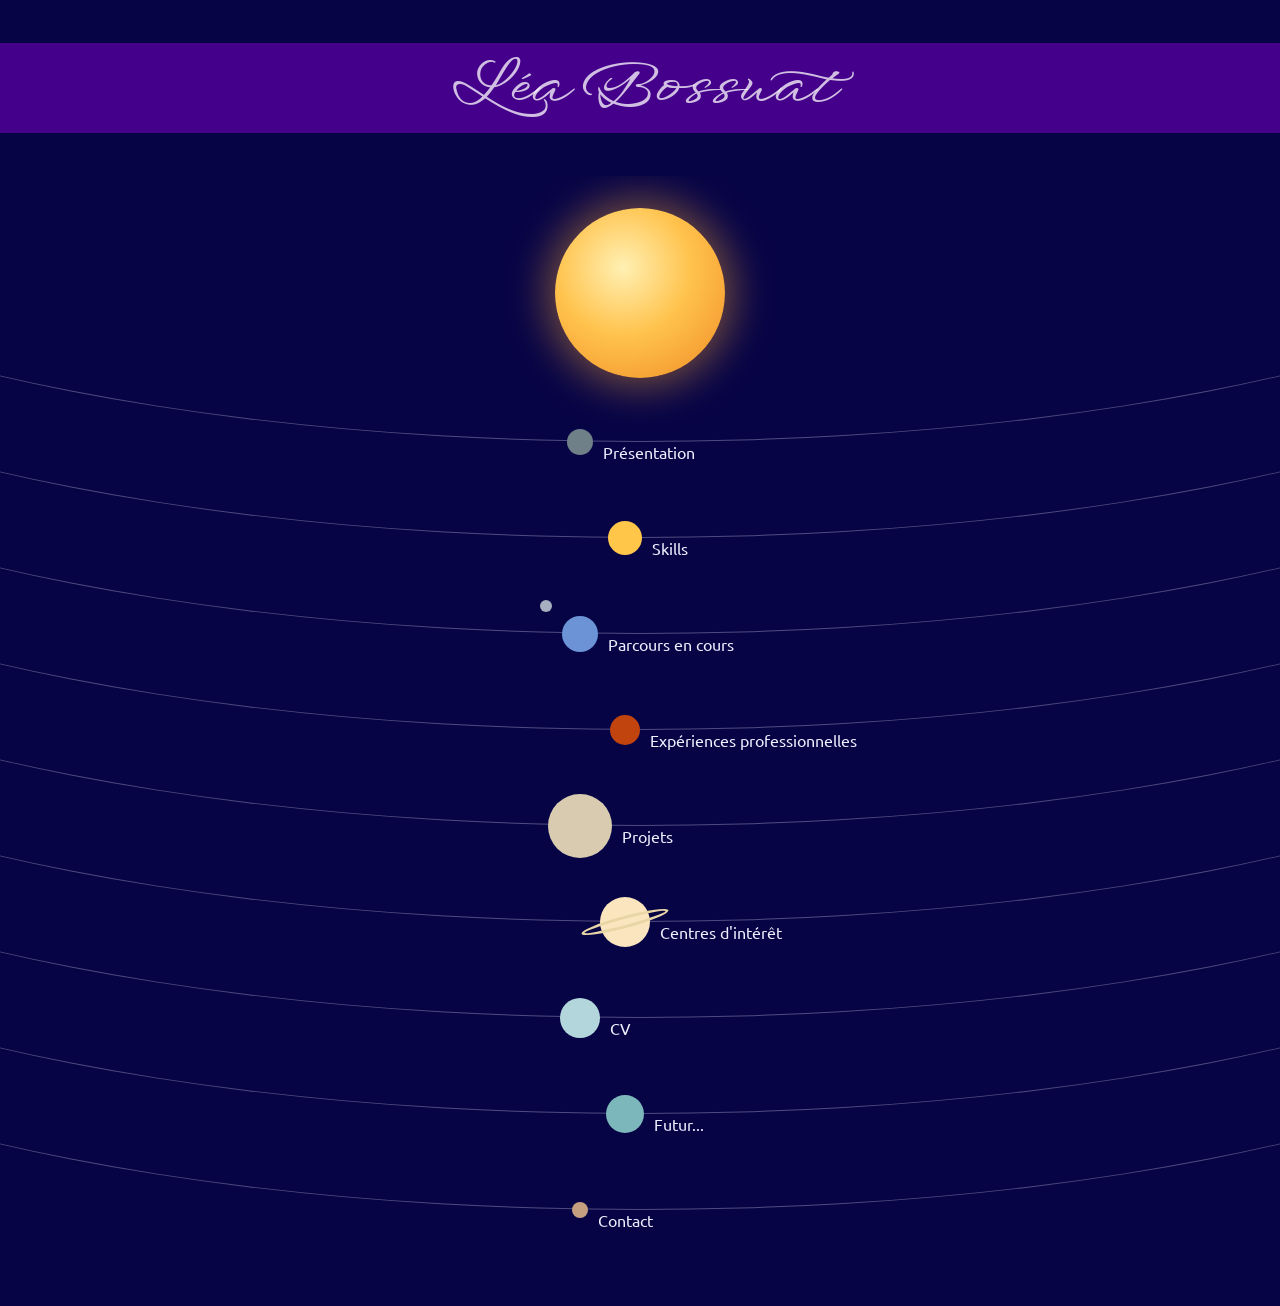
<file: index.html>
<!DOCTYPE html>
<html lang="fr">


    <head>
        <meta charset="UTF-8">
        <title>Bossuat Léa - Portfolio</title>
        <meta name="viewport" content="width=device-width, initial-scale=1.0">
        <script src="https://cdnjs.cloudflare.com/ajax/libs/materialize/1.0.0/js/materialize.min.js"></script>

        <!-- Font titre -->
        <link rel="preconnect" href="https://fonts.googleapis.com">
        <link rel="preconnect" href="https://fonts.gstatic.com" crossorigin>
        <link href="https://fonts.googleapis.com/css2?family=WindSong:wght@500&display=swap" rel="stylesheet">

        <!-- Font texte -->
        <link rel="preconnect" href="https://fonts.googleapis.com">
        <link rel="preconnect" href="https://fonts.gstatic.com" crossorigin>
        <link href="https://fonts.googleapis.com/css2?family=Playfair+Display:wght@900&family=Ubuntu:ital,wght@0,300;0,400;0,500;0,700;1,300;1,400;1,500;1,700&display=swap" rel="stylesheet">

        <link rel="stylesheet" href="home-page.css">
    </head>

    <body class="infinite-blue">

        <!-- Titre de haut de page -->
        <header class="cosmic-purple">
            <h1 class="white">Léa Bossuat</h1>
        </header>

        <!-- Système solaire -->
        <main class="systeme">

            <!-- Soleil -->
            <a class="soleil" id="soleil"></a>

            <!-- Planètes début -->
            <ol class="orbites">
            <li class="orbite" id="o-presentation">
                    <a href="#presentation" class="planete mercure">
                        <span class="etiquette">Présentation</span>
                    </a>
                </li>

                <li class="orbite" id="o-skills">
                    <a href="#skills" class="planete venus">
                        <span class="etiquette">Skills</span>
                    </a>
                </li>

                <!-- Terre & Lune -->
                <li class="orbite" id="o-parcours">
                    <a href="#parcours-en-cours" class="planete terre">
                        <span class="etiquette">Parcours en cours</span>
                    </a>
                    <a href="#debut-parcours" class="lune" aria-label="Début de parcours"></a>
                </li>

                <!-- Planètes suite -->
                <li class="orbite" id="o-experience">
                    <a href="#experience" class="planete mars">
                        <span class="etiquette">Expériences professionnelles</span>
                    </a>
                </li>

                <li class="orbite" id="o-projets">
                    <a href="#projets" class="planete jupiter">
                        <span class="etiquette">Projets</span>
                    </a>
                </li>

                <li class="orbite" id="o-interets">
                    <a href="#interets" class="planete saturne">
                        <span class="etiquette">Centres d'intérêt</span>
                    </a>
                </li>

                <li class="orbite" id="o-cv">
                    <a href="#cv" class="planete uranus">
                        <span class="etiquette">CV</span>
                    </a>
                </li>

                <li class="orbite" id="o-futur">
                    <a href="#futur" class="planete neptune">
                        <span class="etiquette">Futur...</span>
                    </a>
                </li>

                 <li class="orbite" id="o-contact">
                    <a href="#contact" class="planete pluton">
                        <span class="etiquette">Contact</span>
                    </a>
                 </li>

            </ol>
        </main>

    <!-- FICHES PLANÈTES -->

        <!-- Présentation -->
        <section class="fiche" id="presentation" aria-labelledby="t-presentation">
            <a href="#o-presentation" class="grande-planete mercure" aria-label="Revenir au système solaire"></a>
            <div class="volet">
                <p class="astuce">Touche la planète pour revenir</p>
                <h2 id="t-presentation">Présentation</h2>
                <p class="center"> Hello ! Je m'appelle Léa Bossuat, j'ai 19 ans et je vous souhaite la bienvenue sur mon 1er portfolio !</p>
                <p class="center">
                    J'ai étudié dans le sud de la France jusqu'à mon baccalauréat avant de déménager à Versailles pour continuer mes études. Je pars en parfumerie, car depuis petite, les jardins, les fleurs et les odeurs m'attirent beaucoup. Après 2 années et l'obtention de mon diplôme, je décide de retourner dans le sud, d'abord pour retrouver mes proches, mais aussi pour me réorienter. 
                    C'est quelques mois avant ce déménagement que je découvre EPITECH et que je me décide à tenter l'expérience, motivée par ma passion d'enfant, les jeux vidéo.<br>     
                </p>
                <p class="center"> 
                    Comme vous avez pu le voir en arrivant, mon portfolio est sur le thème de notre système solaire, vous allez pouvoir voyager entre les planètes pour me découvrir, moi et mon parcours, petit à petit.<br>
                    Sur ce, je vous souhaite bon voyage ! 
                </p>
                <nav class="fiche-nav">
                    <a href="#skills" class="nav-suiv">
                        <span class="mini venus"></span>Skills
                    </a>
                </nav>
            </div>
        </section>

        <!-- Skills -->
        <section class="fiche" id="skills" aria-labelledby="t-skills">
            <a href="#o-skills" class="grande-planete venus" aria-label="Revenir au système solaire"></a>
            <div class="volet">
                <p class="astuce">Touche la planète pour revenir</p>
                <h2 id="t-skills">Skills</h2>
                <p><h3>Langues</h3></p>
                <ul class="competences">
                    <li>
                        <span class="competence-nom">Français </span>
                        <span class="barre niveau-100" role="meter" aria-valuenow="100" aria-valuemin="0" aria-valuemax="100" aria-label="Français"></span>
                    <li>
                        <span class="competence-nom">Anglais</span>
                        <span class="barre niveau-80" role="meter" aria-valuenow="80" aria-valuemin="0" aria-valuemax="100" aria-label="Anglais"></span>
                    </li>
                </ul>

                <p><h3>Langages</h3></p>
                <ul class="competences">
                    <li>
                        <span class="competence-nom">Python</span>
                        <span class="barre niveau-60" role="meter" aria-valuenow="60" aria-valuemin="0" aria-valuemax="100" aria-label="Python"></span>
                    <li>
                        <span class="competence-nom">HTML</span>
                        <span class="barre niveau-50" role="meter" aria-valuenow="50" aria-valuemin="0" aria-valuemax="100" aria-label="HTML"></span>
                    </li>
                    <li>
                        <span class="competence-nom">CSS </span>
                        <span class="barre niveau-45" role="meter" aria-valuenow="45" aria-valuemin="0" aria-valuemax="100" aria-label="CSS"></span>
                    </li>
                    <li>
                        <span class="competence-nom">JavaScript</span>
                        <span class="barre niveau-20" role="meter" aria-valuenow="20" aria-valuemin="0" aria-valuemax="100" aria-label="JavaScript"></span>
                    </li>
                </ul>

                <p><h3>Soft skills</h3></p>
                <ul>
                    <li>Travail d'équipe</li>
                    <li>Autonomie</li>
                    <li>Communication</li>
                    <li>Adaptabilité</li>
                    <li>Esprit critique</li>
                </ul>

                <nav class="fiche-nav">
                    <a href="#presentation" class="nav-prec">
                        <span class="mini mercure"></span>Présentation
                    </a>
                    <a href="#parcours-en-cours" class="nav-suiv">
                        <span class="mini terre"></span>Parcours en cours
                    </a>
                </nav>
            </div>
        </section>

        <!-- Parcours en cours -->
        <section class="fiche" id="parcours-en-cours" aria-labelledby="t-parcours-en-cours">
            <a href="#o-parcours" class="grande-planete terre" aria-label="Revenir au système solaire"></a>
            <div class="volet">
                <p class="astuce">Touche la planète pour revenir</p>
                <h2 id="t-parcours-en-cours">Parcours en cours</h2>

                <p>
                    <article class="item">
                        <div class="item-gauche">
                            <h3>EPITECH</h3>
                            <p>
                                Montpellier<br>
                                2026-2029
                            </p>
                        </div>
                        <div class="item-droite">
                            <h3>Architecte des systèmes d’information - Master of Science</h3>
                            <p>
                                2026 - Début en 3ème année en Pré-MSc <br>
                                Apprentissage de langages (Python, HTML, CSS, ...) <br>
                                Projet de groupe <br>
                                Développement Web <br>
                                Développement jeu vidéo 2D <br>
                            </p>
                        </div>
                    </article>
                </p>
                
                <nav class="fiche-nav">
                    <a href="#skills" class="nav-prec">
                        <span class="mini venus"></span>Skills
                    </a>
                    
                    <!-- Ligne pour la lune au milieu -->
                    <a href="#debut-parcours" class="nav-centre">
                        <span class="mini lune-couleur"></span>Début de parcours
                    </a>
                    
                    <a href="#experience" class="nav-suiv">
                        <span class="mini mars"></span>Expériences professionnelles
                    </a>
                </nav>
            </div>
        </section>
        
        <!-- Début de parcours -->
         <section class="fiche" id="debut-parcours" aria-labelledby="t-debut-parcours">
            <a href="#o-parcours" class="grande-planete lune-couleur" aria-label="Revenir au système solaire"></a>
            <div class="volet">
                <p class="astuce">Touche la Lune pour revenir</p>
                <h2 id="t-debut-parcours">Début de parcours</h2>

                <p>
                    <article class="item">
                        <div class="item-gauche">
                            <h3>ISIPCA</h3>
                            <p>Versailles<br>
                                2024-2026</p>
                            </div>
                            <div class="item-droite">
                                <h3>Formation TSL (Technicien spécialisé des laboratoires)</h3>
                                <p>
                                    Formation professionnalisante BAC+2, en parfumerie, cosmétique et arômes.<br>
                                    Alternance, travail en laboratoire, analyse de matières premières.
                                </p>
                            </div>
                        </article>

                        <article class="item">
                            <div class="item-gauche">
                                <h3>Lycée de l'Empéri</h3>
                                <p>Salon-de-Provence<br>
                                    2023-2024</p>
                            </div>
                            <div class="item-droite">
                                <h3>Baccalauréat</h3>
                                <p>Obtention du baccalauréat à dominante scientifique (Mathématiques, Physique-chimie, SVT – abandonnées en 1re) avec mention</p>
                            </div>
                        </article>
                </p>

                <nav class="fiche-nav">
                    <a href="#parcours-en-cours" class="nav-centre">
                        <span class="mini terre"></span>Parcours en cours
                    </a>
                </nav>
            </div>
        </section>

        <!-- Expériences professionnelles -->
        <section class="fiche" id="experience" aria-labelledby="t-experience">
            <a href="#o-experience" class="grande-planete mars" aria-label="Revenir au système solaire"></a>
            <div class="volet">
                <p class="astuce">Touche la planète pour revenir</p>
                <h2 id="t-experience">Expériences professionnelles</h2>
                <p>
                    <article class="item">
                        <div class="item-gauche">
                            <h3>Alternance <br> ISIPCA</h3>
                            <p>
                                2024-2026
                            </p>
                        </div>
                        <div class="item-droite">
                            <h3>IFF - International Flavors & Fragrances</h3>
                            <p>
                                Entreprise mondiale où j'ai pu découvrir toute la chaîne de création d'un parfum.
                                J'ai pu également tester différents postes dans mon service : <br>
                                la pesée, <br>
                                le planning (gestion et distribution des demandes), <br>
                                le stockage (gestion de matières premières : commande, rangement, péremption, pollution)<br>
                                <br>
                                J'ai pu acquérir de nombreuses compétences comme l'organisation ou même la gestion du temps avec des délais à respecter.
                            </p>
                        </div>
                    </article>
                </p>
                <nav class="fiche-nav">
                    <a href="#parcours-en-cours" class="nav-prec">
                        <span class="mini terre"></span>Parcours en cours
                    </a>
                    <a href="#projets" class="nav-suiv">
                        <span class="mini jupiter"></span>Projets
                    </a>
                </nav>
            </div>
        </section>

        <!-- Projets -->
        <section class="fiche" id="projets" aria-labelledby="t-projets">
            <a href="#o-projets" class="grande-planete jupiter" aria-label="Revenir au système solaire"></a>
            <div class="volet">
                <p class="astuce">Touche la planète pour revenir</p>
                <h2 id="t-projets">Projets</h2>
                <p>
                    <article class="item">
                        <div class="item-gauche">
                            <h3>1er Projet</h3>
                            <p>Projet type Jobboard<br>
                                Septembre 2026</p>
                        </div>
                        <div class="item-droite">
                            <h3>JobLeaf</h3>
                            <p> 
                                <ul>
                                    <li>HTML, Tailwind (CSS), JavaScript - Frontend</li>
                                    <li>PHP, postSQL, NGINX - Backend</li>
                                    <li>Python - Scripts de test et seed</li>
                                    <li>Docker</li>
                                </ul>
                                <p>Projet mené à deux où je me suis surtout occupée de la partie Frontend.</p>
                            </p>
                        </div>
                    </article>

                    <article class="item">
                        <div class="item-gauche">
                            <h3>2nd Projet</h3>
                            <p>Projet type jeu vidéo 2D<br>
                                Novembre 2026</p>
                        </div>
                        <div class="item-droite">
                            <h3>Epic-Tech</h3>
                            <p> 
                                <ul>
                                    <li>Java</li>
                                </ul>
                                <p>Projet mené à quatre. -En cours-</p>
                            </p>
                        </div>
                    </article>
                </p>
                <nav class="fiche-nav">
                    <a href="#experience" class="nav-prec">
                        <span class="mini mars"></span>Expériences professionnelles
                    </a>
                    <a href="#interets" class="nav-suiv">
                        <span class="mini saturne"></span>Centres d'intérêt
                    </a>
                </nav>
            </div>
        </section>

         <!-- Centres d'intérêt -->
        <section class="fiche" id="interets" aria-labelledby="t-interets">
            <a href="#o-interets" class="grande-planete saturne" aria-label="Revenir au système solaire"></a>
            <div class="volet">
                <p class="astuce">Touche la planète pour revenir</p>
                <h2 id="t-interets">Centres d'intérêt</h2>
                <div class="cartes">

                    <article class="carte">
                        <input type="checkbox" id="c-jeux" class="case">
                        <label for="c-jeux" class="carte-label">
                            <h3>Jeux vidéo</h3>
                            <span class="ouvrir">En savoir plus</span>
                            <span class="fermer">Fermer</span>
                        </label>
                        <div class="carte-panneau">
                            <p>
                                Une de mes plus grandes passions depuis petite. Je jouais mais je regardais aussi beaucoup de vidéos.
                                C'est cette passion qui m'a poussée à m'intéresser à ce qu'il y avait derrière.
                            </p>
                        </div>
                    </article>
                    
                    <article class="carte">
                        <input type="checkbox" id="c-photo" class="case">
                        <label for="c-photo" class="carte-label">
                            <h3>Photographie</h3>
                            <span class="ouvrir">En savoir plus</span>
                            <span class="fermer">Fermer</span>
                        </label>
                        <div class="carte-panneau">
                            <p>
                                Je pense que cette passion est venue du fait d'avoir eu très tôt accès aux téléphones de mes parents lors des voyages.
                                J'adorais prendre en photo la moindre chose que j'estimais intéressante. J'ai toujours cette même mentalité, mais j'aime 
                                particulièrement prendre le ciel et les fleurs en photo. 
                            </p>
                        </div>
                    </article>

                    <article class="carte">
                        <input type="checkbox" id="c-voyage" class="case">
                        <label for="c-voyage" class="carte-label">
                            <h3>Voyage</h3>
                            <span class="ouvrir">En savoir plus</span>
                            <span class="fermer">Fermer</span>
                        </label>
                        <div class="carte-panneau">
                            <p>
                                Cette passion elle aussi vient de ma mère et notamment de mes grands-parents maternels. Ils ont toujours adoré
                                voyager. Ils m'ont emmenée avec eux, surtout en France, et mes parents m'ont permis de visiter beaucoup de pays
                                tout autour du globe. J'aime beaucoup découvrir de nouvelles cultures, de nouveaux endroits et encore plus avec des 
                                personnes que j'apprécie.
                            </p>
                        </div>
                    </article>

                    <article class="carte">
                        <input type="checkbox" id="c-parfum" class="case">
                        <label for="c-parfum" class="carte-label">
                            <h3>Parfum</h3>
                            <span class="ouvrir">En savoir plus</span>
                            <span class="fermer">Fermer</span>
                        </label>
                        <div class="carte-panneau">
                            <p>
                                Depuis petite également, cette passion me vient de ma mère qui adorait visiter les jardins botaniques.
                                J'ai donc toujours aimé sentir, découvrir et analyser les différentes senteurs, avant de découvrir que
                                l'on pouvait les associer afin de créer des parfums.
                            </p>
                        </div>
                    </article>

                    <article class="carte">
                        <input type="checkbox" id="c-sport" class="case">
                        <label for="c-sport" class="carte-label">
                            <h3>Sport</h3>
                            <span class="ouvrir">En savoir plus</span>
                            <span class="fermer">Fermer</span>
                        </label>
                        <div class="carte-panneau">
                            <p>
                                Le sport est arrivé très tôt dans ma vie aussi, cette fois plutôt grâce à mon père. Je suis un peu touche-à-tout dans
                                ce domaine. J'ai fait beaucoup de sports différents, qui se pratiquent seul comme en équipe. Je compte parmi mes préférés 
                                le handball que j'ai pratiqué pendant 3 ans et le badminton que j'ai pratiqué pendant 4 ans.
                            </p>
                        </div>
                    </article>

                    <article class="carte">
                        <input type="checkbox" id="c-astro" class="case">
                        <label for="c-astro" class="carte-label">
                            <h3>Astronomie</h3>
                            <span class="ouvrir">En savoir plus</span>
                            <span class="fermer">Fermer</span>
                        </label>
                        <div class="carte-panneau">
                            <p>
                                Celui-ci est venu plus tard, lors d'un voyage en Norvège. À ce moment, j'aimais déjà observer le ciel nocturne, mais
                                c'est vraiment lors d'un soir où l'on a pu observer les aurores boréales que je me suis prise de passion pour la nuit 
                                et l'espace.
                            </p>
                        </div>
                    </article>

                </div>

                <nav class="fiche-nav">
                    <a href="#projets" class="nav-prec">
                        <span class="mini jupiter"></span>Projets
                    </a>
                    <a href="#cv" class="nav-suiv">
                        <span class="mini uranus"></span>CV
                    </a>
                </nav>
            </div>
        </section>

        <!-- CV -->
        <section class="fiche" id="cv" aria-labelledby="t-cv">
            <a href="#o-cv" class="grande-planete uranus" aria-label="Revenir au système solaire"></a>
            <div class="volet">
                <p class="astuce">Touche la planète pour revenir</p>
                <h2 id="t-cv">CV</h2>
                <p class="center">
                    Mon CV, à télécharger en pdf ci-dessous : <br>
                    <br>
                    <a href="CV_Epitech.pdf" download>Télécharger mon CV</a>
                </p>
                <nav class="fiche-nav">
                    <a href="#interets" class="nav-prec">
                        <span class="mini saturne"></span>Centres d'intérêt
                    </a>
                    <a href="#futur" class="nav-suiv">
                        <span class="mini neptune"></span>Futur
                    </a>
                </nav>
            </div>
        </section>

        <!-- Futur -->
        <section class="fiche" id="futur" aria-labelledby="t-futur">
            <a href="#o-futur" class="grande-planete neptune" aria-label="Revenir au système solaire"></a>
            <div class="volet">
                <p class="astuce">Touche la planète pour revenir</p>
                <h2 id="t-futur">Futur</h2>
                <p class="center">
                    Au terme de cette formation, je n'ai pas encore d'idée fixe de ce que j'aimerais faire. <br>
                    Avant de prendre une décision, je veux avoir conscience de mes capacités pour savoir ce que je peux, 
                    et ne peux pas faire. Tout comme ce que je veux et ne veux pas faire. <br>
                    Ensuite, je verrai pour soit continuer à me former si j'estime que mes capacités ne sont pas suffisantes, soit à 
                    trouver un poste dans lequel je pourrais exploiter les capacités que j'ai acquises.<br>
                </p>
                <nav class="fiche-nav">
                    <a href="#cv" class="nav-prec">
                        <span class="mini uranus"></span>CV
                    </a>
                    <a href="#contact" class="nav-suiv">
                        <span class="mini pluton"></span>Contact
                    </a>
                </nav>
            </div>
        </section>

        <!-- Contact -->
        <section class="fiche" id="contact" aria-labelledby="t-contact">
            <a href="#o-contact" class="grande-planete pluton" aria-label="Revenir au système solaire"></a>
            <div class="volet">
                <p class="astuce">Touche la planète pour revenir</p>
                <h2 id="t-contact">Contact</h2>

                <p class="lien">
                    <a href="https://github.com/Asleya" target="_blank" rel="noopener"> GitHub </a>   -   
                    <a href="https://www.linkedin.com/in/léa-bossuat-60a675300/" target="_blank" rel="noopener"> LinkedIn </a>
                </p>

                <form class="formulaire" action="https://formspree.io/f/mdekllyo" method="post">
                    <label for="nom">Nom</label>
                    <input type="text" id="nom" name="nom" required>

                    <label for="prenom">Prénom</label>
                    <input type="text" id="prenom" name="prenom" required>

                    <label for="email">Email</label>
                    <input type="email" id="email" name="email" required>

                    <label for="message">Message</label>
                    <textarea id="message" name="message" rows="5"></textarea>
 
                    <button type="submit">Envoyer</button>
                </form>
                <nav class="fiche-nav">
                    <a href="#futur" class="nav-prec">
                        <span class="mini neptune"></span>Futur
                    </a>
                </nav>
            </div>
        </section>

    </body>
</html>
</file>
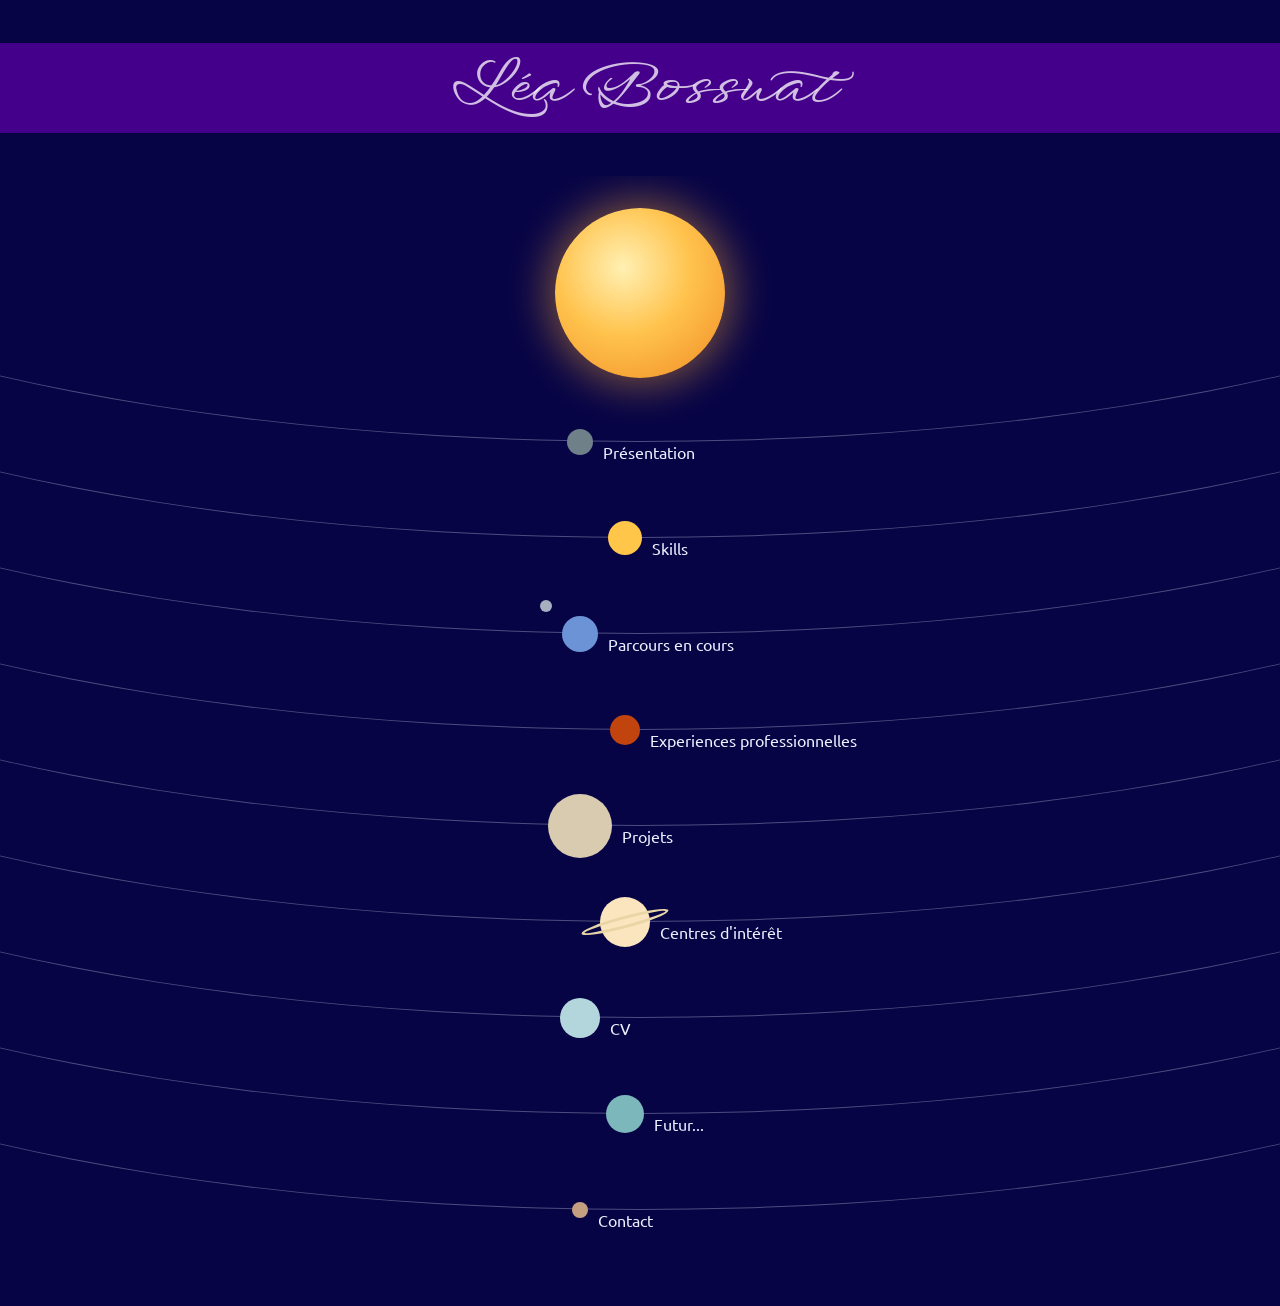
<file: home-page.html>
<!DOCTYPE html>
<html lang="fr">


    <head>
        <meta charset="UTF-8">
        <title>Bossuat Léa - Portfolio</title>
        <meta name="viewport" content="width=device-width, initial-scale=1.0">
        <script src="https://cdnjs.cloudflare.com/ajax/libs/materialize/1.0.0/js/materialize.min.js"></script>

        <!-- Font titre -->
        <link rel="preconnect" href="https://fonts.googleapis.com">
        <link rel="preconnect" href="https://fonts.gstatic.com" crossorigin>
        <link href="https://fonts.googleapis.com/css2?family=WindSong:wght@500&display=swap" rel="stylesheet">

        <!-- Font texte -->
        <link rel="preconnect" href="https://fonts.googleapis.com">
        <link rel="preconnect" href="https://fonts.gstatic.com" crossorigin>
        <link href="https://fonts.googleapis.com/css2?family=Playfair+Display:wght@900&family=Ubuntu:ital,wght@0,300;0,400;0,500;0,700;1,300;1,400;1,500;1,700&display=swap" rel="stylesheet">

        <link rel="stylesheet" href="home-page.css">
    </head>

    <body class="infinite-blue">

        <!-- Titre de haut de page -->
        <header class="cosmic-purple">
            <h1 class="white">Léa Bossuat</h1>
        </header>

        <!-- Système solaire -->
        <main class="systeme">

            <!-- Soleil -->
            <a class="soleil" id="soleil"></a>

            <!-- Planètes début -->
            <ol class="orbites">
            <li class="orbite" id="o-presentation">
                    <a href="#presentation" class="planete mercure">
                        <span class="etiquette">Présentation</span>
                    </a>
                </li>

                <li class="orbite" id="o-skills">
                    <a href="#skills" class="planete venus">
                        <span class="etiquette">Skills</span>
                    </a>
                </li>

                <!-- Terre & Lune -->
                <li class="orbite" id="o-parcours">
                    <a href="#parcours-en-cours" class="planete terre">
                        <span class="etiquette">Parcours en cours</span>
                    </a>
                    <a href="#debut-parcours" class="lune" aria-label="Début de parcours"></a>
                </li>

                <!-- Planètes suite -->
                <li class="orbite" id="o-experience">
                    <a href="#experience" class="planete mars">
                        <span class="etiquette">Experiences professionnelles</span>
                    </a>
                </li>

                <li class="orbite" id="o-projets">
                    <a href="#projets" class="planete jupiter">
                        <span class="etiquette">Projets</span>
                    </a>
                </li>

                <li class="orbite" id="o-interets">
                    <a href="#interets" class="planete saturne">
                        <span class="etiquette">Centres d'intérêt</span>
                    </a>
                </li>

                <li class="orbite" id="o-cv">
                    <a href="#cv" class="planete uranus">
                        <span class="etiquette">CV</span>
                    </a>
                </li>

                <li class="orbite" id="o-futur">
                    <a href="#futur" class="planete neptune">
                        <span class="etiquette">Futur...</span>
                    </a>
                </li>

                 <li class="orbite" id="o-contact">
                    <a href="#contact" class="planete pluton">
                        <span class="etiquette">Contact</span>
                    </a>
                 </li>

            </ol>
        </main>

    <!-- FICHES PLANETES -->

        <!-- Présentation -->
        <section class="fiche" id="presentation" aria-labelledby="t-presentation">
            <a href="#o-presentation" class="grande-planete mercure" aria-label="Revenir au système solaire"></a>
            <div class="volet">
                <p class="astuce">Touche la planète pour revenir</p>
                <h2 id="t-presentation">Présentation</h2>
                <p class="center"> Hello ! Je m'appelle Léa Bossuat, j'ai 19 ans et je vous souhaite la bienvenue sur mon 1er portfolio !</p>
                <p class="center">
                    J'ai étudié dans le sud de la France jusqu'à mon baccalauréat avant de déménager à Versailles pour continuer mes études. Je pars en parfumerie, car depuis petite, les jardins, les fleurs et les odeurs m'attirent beaucoup. Après 2 années et l'obtention de mon diplôme, je décide de retourner dans le sud d'abord pour retrouver mes proches mais aussi pour me réorienter. 
                    C'est quelque mois avant ce déménagement que je découvre EPITECH et que je me décide à tenter l'experience, motivé par ma passion d'enfant, les jeux vidéo.<br>     
                </p>
                <p class="center"> 
                    Comme vous avez pu le voir en arrivant, mon portfolio est sur le thème de notre système solaire, vous allez pouvoir voyager entre les planètes pour me découvrir moi et mon parcours petit à petit.<br>
                    Sur ce, je vous souhaite bon voyage ! 
                </p>
                <nav class="fiche-nav">
                    <a href="#skills" class="nav-suiv">
                        <span class="mini venus"></span>Skills
                    </a>
                </nav>
            </div>
        </section>

        <!-- Skills -->
        <section class="fiche" id="skills" aria-labelledby="t-skills">
            <a href="#o-skills" class="grande-planete venus" aria-label="Revenir au système solaire"></a>
            <div class="volet">
                <p class="astuce">Touche la planète pour revenir</p>
                <h2 id="t-skills">Skills</h2>
                <p><h3>Langues</h3></p>
                <ul class="competences">
                    <li>
                        <span class="competence-nom">Francais </span>Native 
                    <li>
                        <span class="competence-nom">Anglais</span>
                        <span class="barre niveau-80" role="meter" aria-valuenow="80" aria-valuemin="0" aria-valuemax="100" aria-label="Anglais"></span>
                    </li>
                </ul>

                <p><h3>Langages</h3></p>
                <ul class="competences">
                    <li>
                        <span class="competence-nom">Python</span>
                        <span class="barre niveau-60" role="meter" aria-valuenow="60" aria-valuemin="0" aria-valuemax="100" aria-label="Python"></span>
                    <li>
                        <span class="competence-nom">HTML</span>
                        <span class="barre niveau-50" role="meter" aria-valuenow="50" aria-valuemin="0" aria-valuemax="100" aria-label="HTML"></span>
                    </li>
                    <li>
                        <span class="competence-nom">CSS </span>
                        <span class="barre niveau-45" role="meter" aria-valuenow="45" aria-valuemin="0" aria-valuemax="100" aria-label="CSS"></span>
                    </li>
                    <li>
                        <span class="competence-nom">JavaScript</span>
                        <span class="barre niveau-20" role="meter" aria-valuenow="20" aria-valuemin="0" aria-valuemax="100" aria-label="JavaScript"></span>
                    </li>
                </ul>

                <p><h3>Soft skills</h3></p>
                <ul>
                    <li>Travail d'équipe</li>
                    <li>Autonomie</li>
                    <li>Communication</li>
                    <li>Adaptabilité</li>
                    <li>Esprit critique</li>
                </ul>

                <nav class="fiche-nav">
                    <a href="#presentation" class="nav-prec">
                        <span class="mini mercure"></span>Présentation
                    </a>
                    <a href="#parcours-en-cours" class="nav-suiv">
                        <span class="mini terre"></span>Parcours en cours
                    </a>
                </nav>
            </div>
        </section>

        <!-- Parcours en cours -->
        <section class="fiche" id="parcours-en-cours" aria-labelledby="t-parcours-en-cours">
            <a href="#o-parcours" class="grande-planete terre" aria-label="Revenir au système solaire"></a>
            <div class="volet">
                <p class="astuce">Touche la planète pour revenir</p>
                <h2 id="t-parcours-en-cours">Parcours en cours</h2>

                <p>
                    <article class="item">
                        <div class="item-gauche">
                            <h3>EPITECH</h3>
                            <p>
                                Montpellier<br>
                                2026-2029
                            </p>
                        </div>
                        <div class="item-droite">
                            <h3>Architecte des systèmes d’information - Master of Science</h3>
                            <p>
                                2026 - Début en 3ème année en Pré-MSc <br>
                                Apprentissage de langages (Python, HTML, CSS, ...) <br>
                                Projet de groupe <br>
                                Développement Web <br>
                                Développement jeu vidéo 2D <br>
                            </p>
                        </div>
                    </article>
                </p>
                
                <nav class="fiche-nav">
                    <a href="#skills" class="nav-prec">
                        <span class="mini venus"></span>Skills
                    </a>
                    
                    <!-- Ligne pour la lune au milieu -->
                    <a href="#debut-parcours" class="nav-centre">
                        <span class="mini lune-couleur"></span>Début de parcours
                    </a>
                    
                    <a href="#experience" class="nav-suiv">
                        <span class="mini mars"></span>Experiences professionnelles
                    </a>
                </nav>
            </div>
        </section>
        
        <!-- Debut de parcours -->
         <section class="fiche" id="debut-parcours" aria-labelledby="t-debut-parcours">
            <a href="#o-parcours" class="grande-planete lune-couleur" aria-label="Revenir au système solaire"></a>
            <div class="volet">
                <p class="astuce">Touche la Lune pour revenir</p>
                <h2 id="t-debut-parcours">Début de parcours</h2>

                <p>
                    <article class="item">
                        <div class="item-gauche">
                            <h3>ISIPCA</h3>
                            <p>Versailles<br>
                                2024-2026</p>
                            </div>
                            <div class="item-droite">
                                <h3>Formation TSL (Technicien spécialisé des laboratoires)</h3>
                                <p>
                                    Formation professionnalisante BAC+2, en parfumerie, cosmétique et arôme.<br>
                                    Alternance, travail en laboratoire, analyse de matières premières.
                                </p>
                            </div>
                        </article>

                        <article class="item">
                            <div class="item-gauche">
                                <h3>Lycée l'Empéri</h3>
                                <p>Salon de Provence<br>
                                    2023-2024</p>
                            </div>
                            <div class="item-droite">
                                <h3>Baccalauréat</h3>
                                <p>Obtention du baccalauréat a dominante scientifique (Mathématiques, Physique-chimie, SVT -abandonnée en 1ère-) avec mention</p>
                            </div>
                        </article>
                </p>

                <nav class="fiche-nav">
                    <a href="#parcours-en-cours" class="nav-centre">
                        <span class="mini terre"></span>Parcours en cours
                    </a>
                </nav>
            </div>
        </section>

        <!-- Experience professionnelles -->
        <section class="fiche" id="experience" aria-labelledby="t-experience">
            <a href="#o-experience" class="grande-planete mars" aria-label="Revenir au système solaire"></a>
            <div class="volet">
                <p class="astuce">Touche la planète pour revenir</p>
                <h2 id="t-experience">Experiences professionnelles</h2>
                <p>
                    <article class="item">
                        <div class="item-gauche">
                            <h3>Alternance <br> ISIPCA</h3>
                            <p>
                                2024-2026
                            </p>
                        </div>
                        <div class="item-droite">
                            <h3>IFF - International Flavors & Fragrances</h3>
                            <p>
                                Entreprise mondiale, où j'ai pu découvrir toute la chaine de création d'un parfum.
                                J'ai pu également tester différents poste dans mon service : <br>
                                la pesée, <br>
                                le planning (gestion et distribution des demandes), <br>
                                le stockage (gestion de matières premières : commande, rangement, peremption, pollution)<br>
                                <br>
                                J'ai pu acquérir de nombreuses compétences comme l'organisation ou même la gestion du temps avec des délais à respecter.
                            </p>
                        </div>
                    </article>
                </p>
                <nav class="fiche-nav">
                    <a href="#parcours-en-cours" class="nav-prec">
                        <span class="mini terre"></span>Parcours en cours
                    </a>
                    <a href="#projets" class="nav-suiv">
                        <span class="mini jupiter"></span>Projets
                    </a>
                </nav>
            </div>
        </section>

        <!-- Projets -->
        <section class="fiche" id="projets" aria-labelledby="t-projets">
            <a href="#o-projets" class="grande-planete jupiter" aria-label="Revenir au système solaire"></a>
            <div class="volet">
                <p class="astuce">Touche la planète pour revenir</p>
                <h2 id="t-projets">Projets</h2>
                <p>
                    <article class="item">
                        <div class="item-gauche">
                            <h3>1er Projet</h3>
                            <p>Projet type Jobboard<br>
                                Septembre 2026</p>
                        </div>
                        <div class="item-droite">
                            <h3>JobLeaf</h3>
                            <p> 
                                <ul>
                                    <li>HTML, Tailwind (CSS), Javascript - Frontend</li>
                                    <li>PHP, postSQL, NGINX - Backend</li>
                                    <li>Python - Scripts de test et seed</li>
                                    <li>Docker</li>
                                </ul>
                                <p>Projet mené à deux où je me suis surtout occupée de la partie Frontend.</p>
                            </p>
                        </div>
                    </article>

                    <article class="item">
                        <div class="item-gauche">
                            <h3>2nd Projet</h3>
                            <p>Projet type jeu vidéo 2D<br>
                                Novembre 2026</p>
                        </div>
                        <div class="item-droite">
                            <h3>Epic-Tech</h3>
                            <p> 
                                <ul>
                                    <li>Java</li>
                                </ul>
                                <p>Projet mené à quatre. -En cours-</p>
                            </p>
                        </div>
                    </article>
                </p>
                <nav class="fiche-nav">
                    <a href="#experience" class="nav-prec">
                        <span class="mini mars"></span>Experiences professionnelles
                    </a>
                    <a href="#interets" class="nav-suiv">
                        <span class="mini saturne"></span>Centre d'intérêts
                    </a>
                </nav>
            </div>
        </section>

         <!-- Centre d'intérêts -->
        <section class="fiche" id="interets" aria-labelledby="t-interets">
            <a href="#o-interets" class="grande-planete saturne" aria-label="Revenir au système solaire"></a>
            <div class="volet">
                <p class="astuce">Touche la planète pour revenir</p>
                <h2 id="t-interets">Centre d'intérêt</h2>
                <div class="cartes">

                    <article class="carte">
                        <input type="checkbox" id="c-jeux" class="case">
                        <label for="c-jeux" class="carte-label">
                            <h3>Jeux vidéo</h3>
                            <span class="ouvrir">En savoir plus</span>
                            <span class="fermer">Fermer</span>
                        </label>
                        <div class="carte-panneau">
                            <p>
                                Une de mes plus grandes passions depuis petite. Je jouais mais je regardais aussi beaucoup de vidéo.
                                C'est cette passion qui m'a poussé à m'intéresser à ce qu'il y avait derrière.
                            </p>
                        </div>
                    </article>
                    
                    <article class="carte">
                        <input type="checkbox" id="c-photo" class="case">
                        <label for="c-photo" class="carte-label">
                            <h3>Photographie</h3>
                            <span class="ouvrir">En savoir plus</span>
                            <span class="fermer">Fermer</span>
                        </label>
                        <div class="carte-panneau">
                            <p>
                                Je pense que cette passion est venu du fait d'avoir eu très tôt accès aux téléphones de mes parents lors des voyages.
                                J'adorais prendre en photo la moindre chose que j'estimais intéressante. J'ai toujours cette même mentalité, mais j'aime 
                                particulièrement prendre le ciel et les fleurs en photo. 
                            </p>
                        </div>
                    </article>

                    <article class="carte">
                        <input type="checkbox" id="c-voyage" class="case">
                        <label for="c-voyage" class="carte-label">
                            <h3>Voyage</h3>
                            <span class="ouvrir">En savoir plus</span>
                            <span class="fermer">Fermer</span>
                        </label>
                        <div class="carte-panneau">
                            <p>
                                Cette passion elle aussi vient de ma mère et notamment de mes grand-parents maternel. Ils ont toujours adoré
                                voyager. Ils m'ont emmené avec eux, surtout en France, et mes parents m'ont permis de visiter beaucoup de pays
                                tout autour du globe. J'aime beaucoup découvrir de nouvelles cultures, de nouveaux endroits et encore plus avec des 
                                personnes que j'apprécie.
                            </p>
                        </div>
                    </article>

                    <article class="carte">
                        <input type="checkbox" id="c-parfum" class="case">
                        <label for="c-parfum" class="carte-label">
                            <h3>Parfum</h3>
                            <span class="ouvrir">En savoir plus</span>
                            <span class="fermer">Fermer</span>
                        </label>
                        <div class="carte-panneau">
                            <p>
                                Depuis petite également, cette passion me viens de ma mère qui adorait visiter les jardins botaniques.
                                J'ai donc toujours aimé sentir, découvrir et analyser les différentes senteur, avant de découvrir que
                                l'on pouvait les associer afin de créer des parfums.
                            </p>
                        </div>
                    </article>

                    <article class="carte">
                        <input type="checkbox" id="c-sport" class="case">
                        <label for="c-sport" class="carte-label">
                            <h3>Sport</h3>
                            <span class="ouvrir">En savoir plus</span>
                            <span class="fermer">Fermer</span>
                        </label>
                        <div class="carte-panneau">
                            <p>
                                Le sport est arrivé très tôt dans ma vie aussi, cette fois plutôt grâce à mon père. Je suis un peu touche à tout dans
                                ce domaine. J'ai fait beaucoup de sport différent qui se pratique seul comme en équipe. Je compte parmi mes préférés 
                                le handball que j'ai pratiqué pendant 3 ans et le badminton que j'ai pratiqué pendant 4 ans.
                            </p>
                        </div>
                    </article>

                    <article class="carte">
                        <input type="checkbox" id="c-astro" class="case">
                        <label for="c-astro" class="carte-label">
                            <h3>Astronomie</h3>
                            <span class="ouvrir">En savoir plus</span>
                            <span class="fermer">Fermer</span>
                        </label>
                        <div class="carte-panneau">
                            <p>
                                Celui-ci est venu plus tard, lors d'un voyage en norvège. A ce moment j'aimais déjà observer le ciel nocturne, mais
                                c'est vraiment lors d'un soir où l'on a pu observer les aurores boréales que je me suis pris de passion pour la nuit 
                                et l'espace.
                            </p>
                        </div>
                    </article>

                </div>

                <nav class="fiche-nav">
                    <a href="#projets" class="nav-prec">
                        <span class="mini jupiter"></span>Projets
                    </a>
                    <a href="#cv" class="nav-suiv">
                        <span class="mini uranus"></span>CV
                    </a>
                </nav>
            </div>
        </section>

        <!-- CV -->
        <section class="fiche" id="cv" aria-labelledby="t-cv">
            <a href="#o-cv" class="grande-planete uranus" aria-label="Revenir au système solaire"></a>
            <div class="volet">
                <p class="astuce">Touche la planète pour revenir</p>
                <h2 id="t-cv">CV</h2>
                <p class="center">
                    Mon CV, à télécharger en pdf ci dessous : <br>
                    <br>
                    <a href="CV_Epitech.pdf" download>Télécharger mon CV</a>
                </p>
                <nav class="fiche-nav">
                    <a href="#interets" class="nav-prec">
                        <span class="mini saturne"></span>Centre d'intérêt
                    </a>
                    <a href="#futur" class="nav-suiv">
                        <span class="mini neptune"></span>Futur
                    </a>
                </nav>
            </div>
        </section>

        <!-- Futur -->
        <section class="fiche" id="futur" aria-labelledby="t-futur">
            <a href="#o-futur" class="grande-planete neptune" aria-label="Revenir au système solaire"></a>
            <div class="volet">
                <p class="astuce">Touche la planète pour revenir</p>
                <h2 id="t-futur">Futur</h2>
                <p class="center">
                    Au terme de cette formation je n'ai pas encore d'idée fixe de ce que j'aimerais faire. <br>
                    Avant de prendre une décision, je veux avoir conscience de mes capacités pour savoir ce que je peux, 
                    et ne peux pas faire. Tout comme ce que je veux et ne veux pas faire. <br>
                    Ensuite, je verrai pour soit continuer à me former si j'estime que mes capacités ne sont pas suffisantes, soit à 
                    trouver un poste dans lequel je pourrais exploiter les capacités que j'ai acquises.<br>
                </p>
                <nav class="fiche-nav">
                    <a href="#cv" class="nav-prec">
                        <span class="mini uranus"></span>CV
                    </a>
                    <a href="#contact" class="nav-suiv">
                        <span class="mini pluton"></span>Contact
                    </a>
                </nav>
            </div>
        </section>

        <!-- Contact -->
        <section class="fiche" id="contact" aria-labelledby="t-contact">
            <a href="#o-contact" class="grande-planete pluton" aria-label="Revenir au système solaire"></a>
            <div class="volet">
                <p class="astuce">Touche la planète pour revenir</p>
                <h2 id="t-contact">Contact</h2>

                <p class="lien">
                    <a href="https://github.com/Asleya" target="_blank" rel="noopener"> GitHub </a>   -   
                    <a href="https://www.linkedin.com/in/léa-bossuat-60a675300/" target="_blank" re="noopener"> Linkedin </a>
                </p>

                <form class="formulaire" action="https://formspree.io/f/mdekllyo" method="post">
                    <label for="nom">Nom</label>
                    <input type="text" id="nom" name="nom" required>

                    <label for="prenom">Prénom</label>
                    <input type="text" id="prenom" name="prenom" required>

                    <label for="email">Email</label>
                    <input type="email" id="email" name="email" required>

                    <label for="message">Message</label>
                    <textarea id="message" name="message" rows="5"></textarea>
 
                    <button type="submit">Submit</button>
                </form>
                <nav class="fiche-nav">
                    <a href="#futur" class="nav-prec">
                        <span class="mini neptune"></span>Futur
                    </a>
                </nav>
            </div>
        </section>

    </body>
</html>
</file>
<file: home-page.css>
.infinite-blue { background-color: #070446; } /* Background principal*/
.cosmic-purple { background-color: #44008b; } /* Background titre*/
.white { color: rgba(255, 255, 255, 0.75)} /* Texte h1*/

a {color: inherit; text-decoration: none; }

/*Font et détail titre*/
h1 { 
    font-family: "WindSong", cursive;
    font-size: 4rem;
    font-weight: 500;
    font-style: normal;
    text-align:center;
}

p, ul, li {
    font-family: "Ubuntu", cursive;
}

.birthstone-regular {
  font-family: "Birthstone", cursive;
  font-weight: 400;
  font-style: normal;
}

/* Couleurs et photo astres */ 

.mercure {
    --taille: 26px;
    --couleur: #708089;
}

.venus {
    --taille: 34px;
    --couleur: #FFC649;
}

.terre {
    --taille: 36px;
    --couleur: #6b93d6;
}

.lune {
    --taille: 12px;
    --couleur: #A7B0C0;
}

.mars {
    --taille: 30px;
    --couleur: #C1440E; 
}

.jupiter {
    --taille: 64px;
    --couleur: #d8cbb0;
}

.saturne {
    --taille: 50px;
    --couleur: #FAE5BF; 
}

.uranus {
    --taille: 40px;
    --couleur: #B2D6DB;
}

.neptune {
    --taille: 38px;
    --couleur: #7CB7BB; 
}

.pluton {
    --taille: 16px;
    --couleur: #C5A080; 
}

.soleil-couleur { --couleur: #ffb938; }
.lune-couleur { --couleur: #A7B0C0; }

/* Base */

*,
*::before,
*::after {
    box-sizing: border-box;
}

body {
    margin : 0;
    font-family: "Birthstone", cursive;
    color: #eef0ff;

    /* Fond nuit + étoile */

    background: 
        radial-gradient(1px 1px at 12% 18%, #fff 50%, transparent 50%), /*étoile*/
        radial-gradient(2px 2px at 42% 31%, #fff 50%, transparent 50%), /*étoile*/
        radial-gradient(2px 3px at 68% 9%, #fff 50%, transparent 50%), /*étoile*/
        radial-gradient(4px 5px at 85% 62%, #fff 50%, transparent 50%), /*étoile*/
        radial-gradient(1px 2px at 33% 77%, #fff 50%, transparent 50%), /*étoile*/
        radial-gradient(3px 3px at 52% 40%, #fff 50%, transparent 50%), /*étoile*/
        radial-gradient(3px 3px at 72% 80%, #fff 50%, transparent 50%), /*étoile*/
        radial-gradient(ellipse at 20% 30%, #1F1F45 70%); /*background*/
        background-attachment: fixed;
        min-height: 100vh; /* Prend tout l'écran */
}


/* SYSTEME TELEPHONE (vertical) */

.systeme {
    display: flex;
    flex-direction: column;
    align-items: center;
    min-height: 100vh;
    overflow: hidden;   /* Coupe les orbites qui dépasse = pas de scroll horizontal */
}

/* SOLEIL */

.soleil {
    flex-shrink: 0;
    position: relative;
    z-index: 2;
    width: 170px;
    aspect-ratio: 1;
    margin: 2rem 0 1rem;
    border-radius: 50%;
    display: flex;
    background: radial-gradient(circle at 40% 35%, #fff0b3, #ffc34d 45%, #f08a24 100%);
    box-shadow: 0 0 40px 8px rgba(255, 170, 50, .45);
}

/* ORBITES */

.orbites {
    list-style: none;
    margin: 0;
    padding: 0 0 3rem;
    width: 100%;
    display: flex;
    flex-direction: column;
}

.orbite {
    position: relative;
    height: 96px;
    display: flex;
    align-items: center;
    justify-content: center;
    scroll-margin-top: 40vh; /* page d'acceuil --> planète toujours vers le centre même après avoir été cliqué */

    /* décalage des planètes */
    --dx: -60px;
    --dy: 0px;
}

.orbite:nth-child(even) {
    --dx: -15px;
}

    /* Arc d'orbites */

    .orbite::before {
        content: "";
        position: absolute;
        left: -30%;
        right: -30%;
        bottom: 50%;
        height: 600px;
        border-bottom: 1.5px solid rgba(240, 240, 255, .30);
        border-radius: 50%;
        pointer-events: none;
    }

    .orbite-lointaine::before {
        border-bottom-style: dashed;
    }

/* LES PLANETES */

.planete,
.lune {
    position: relative;
    z-index: 1;
    width: var(--taille);
    aspect-ratio: 1;
    border-radius: 50%;
    background: var(--couleur) center / cover no-repeat;
    transform: translate(var(--dx), var(--dy));
    transition: box-shadow .2s;
}

.planete {
    height: var(--taille);
    flex-shrink: 0;
}

.planete:hover,
.lune:hover {
    box-shadow: 0 0 0 4px rgba(238, 240, 255, .25);
}

    /* anneau de saturne */

    .saturne::after {
        content: "";
        position: absolute;
        inset: 38% -40%;
        border: 3px solid #e8d6a6;
        border-radius: 50%;
        transform: rotate(-15deg);
        pointer-events: none;
    }

.lune {
    position: absolute;
    top: 50%;
    left: 50%;
    margin: -34px 0 0 -40px
}

.etiquette {
    position: absolute;
    left: calc(100% + 10px);
    top: 50%;
    white-space: nowrap;    /* Texte sur 1 seule ligne */
    font-size: 1rem;
}

.fiche {
    position: fixed;
    inset: 0;   /*plein écran*/

    z-index: 10;
    overflow-y: auto;   /* scroll auto si texte trop long*/

    overflow-x: hidden;
    padding-bottom: 2rem; 
    background-color: #070446;

    visibility: hidden;
    opacity: 0;
    transition: opacity .4s, visibility 0s .4s;
    /*fermeture : fondu puis cache (visi. attend 0.4s)*/
}

.fiche:target { /*affiche la fiche*/
    visibility: visible;
    opacity: 1;
    transition: opacity .3s;
}

/* Quand fiche ouverte bloque le scroll de la page derrière */
body:has(.fiche:target) {
    overflow: hidden;
}

/* Planète en haut */

.grande-planete {
    --largeur: min(120vw, 720px);
    display: block;
    position: relative;
    z-index: 2;
    left: 50%;
    width: var(--largeur);
    aspect-ratio: 1;
    border-radius: 50%;
    margin-top: calc(var(--largeur) * -0.66);
    transform: translateX(-50%);
    background: 
        radial-gradient(circle at 50% 20%, transparent 55%, rgba(0, 0, 0, .35)),
        var(--couleur) center / cover no-repeat;
    box-shadow: 0 0 60px -10px var(--couleur);
    cursor: pointer;
}

/* planète qui grandit */

.fiche:target .grande-planete {
    animation: planete-monte .8s cubic-bezier(.3, .8, .3, 1) both;
}

@keyframes planete-monte {
    from { transform: translate(-50%, 55vh) scale(.08); }
    to { transform: translate(-50%, 0) scale(1); }
}

/* effet planète back */

.grande-planete:active {
    filter : brightness(1.15);
}

/* anneau saturne */

.grande-planete.saturne::after {
    border-width: 12px;
}

/* Volet sous la planète */

.volet {
    position: relative;
    z-index: 1;
    width: calc(100% - 2rem);
    max-width: 640px;
    margin: -3rem auto 0;
    padding: 4rem 1.25rem 1.5rem;
    border-radius: 0 0 24px 24px;
    background-color: rgba(68, 0, 139, .55);
    border: 1px solid rgba(238, 240, 255, .15);
    border-top: none;
    font-size: 1.5rem;
    line-height: 1.3;   /* écart entre les lignes */
}

/* ouverture haut en base */

.fiche:target .volet {
    animation: deroule .7s .5s ease-out both;
}

@keyframes deroule {
    from { clip-path: inset(0 0 100% 0); }  /* 'enroulé' */
    to { clip-path: inset(0 0 0 0); }   /* visible */
}

.volet h2 {
    font-family: "WindSong", cursive;
    font-size: 2.2rem;
    font-weight: 500;
    text-align:center;
    margin: 0 0 1rem;
}

.astuce {
    margin: 0 0 .5rem;
    text-align: center;
    font-size: 1.1rem;
    opacity: .6;
}

/* boutons précédent/suivant */

.fiche-nav {
    display: flex;
    justify-content: space-between;
    gap: 1rem;
    margin-top: 2rem;
    padding-top: 1rem;
    border-top: 1px solid rgba(238, 240, 255, .15);
}

.fiche-nav a {
    display:flex;
    flex-direction: column;
    align-items: center;
    gap:.4rem;
    max-width: 45%;
    font-size: 1.2rem;
    text-align: center;
    transition: transform .2s;
}

.fiche-nav a:hover,
.fiche-nav a:active {
    transform: scale(1.1);
}

/* flèche */

.nav-prec::before { content: "←"; }
.nav-suiv::before { content: "→"; }

/* place fixe 'suivant' : à droite quand il est tout seul (Mercure) */

.nav-suiv:only-child { margin-left: auto; }

/* flèche mini lune et mini terre */

.nav-centre::before { content: "↓"; }

/* le lien du milieu reste centré (Terre et Lune) */
.nav-centre { margin-inline: auto; }

/* mini planète */

.mini {
    position: relative;
    width: 44px;
    aspect-ratio: 1;
    border-radius: 50%;
    background: var(--couleur) center / cover no-repeat;
    box-shadow: 0 0 12px -2px var(--couleur);
}

/* Niveau compétences */

.niveau-20 { --niveau: 20%; }
.niveau-45 { --niveau: 45%; }
.niveau-50 { --niveau: 50%; }
.niveau-60 { --niveau: 60%; }
.niveau-80 { --niveau: 80%; }
.niveau-100 { --niveau: 100%; }

/* Barre compétence */

.barre {
    position: relative;
    display: block;
    height: 10px;
    border-radius: 999px;
    background-color: rgba(240, 240, 255, .85);
}

.barre::before {
    content: "";
    position: absolute;
    top: 0;
    bottom: 0;
    left: 0;
    width: var(--niveau);
    border-radius: inherit;
    background: linear-gradient(90deg, #44008b, #9b5cff);
    box-shadow: 0 0 10px #9b5cff;
}

.barre::after {
    content: "";
    position: absolute;
    top: 50%;
    left: var(--niveau);
    width: 18px;
    aspect-ratio: 1;
    border-radius: 50%;
    transform: translate(-50%, -50%);
    background: radial-gradient(circle at 35% 35%, #fff, #c9a0ff 60%, #7a2cff);
    box-shadow: 0 0 12px 2px #b57bff;
}

/* animation remplissage */

.fiche:target .barre::before {
    animation: remplir 1s 1.2s ease-out both;
}

.fiche:target .barre::after {
    animation: glisser 1s 1.2s ease-out both;
}

@keyframes remplir {
    from { width: 0; }
}

@keyframes glisser {
    from { left: 0; }
}

/* Placement */

.competence-nom {
    display: flex;
    justify-content: space-between;
    margin-bottom: .4rem;
}

/* Placement parcours */

.item {
    display: grid;
    grid-template-columns: 150px 1fr;
}

    /* colonne de gauche */
    
    .item-gauche p {
        line-height: 1;
    }

    /* colonne de droite */

    .item-droite {
        position: relative;
        border-left: 2px solid #eef0ff;
        padding: 0 0 1.8rem 1.8rem;
    }

/* Centre d'intérêt */

.cartes {
    display: flex;
    flex-direction: row;
    gap: 1.5rem;

    /* Défilement horizontal */
    overflow-x: auto;
    scroll-snap-type: x mandatory; /*les cartes se place bien */
    overscroll-behavior-x: contain; /*n'entraine pas la page dessous */

    /* Annule le padding */
    margin-inline: -1.25rem;
    padding: .5rem 1.25rem 1.25rem;

    /* barre de défilement */
    scrollbar-width: thin;
    scrollbar-color: rgba(250, 230, 190, .5) transparent;
}

.carte {
    --barre: 4.5rem; /* Bande titre */

    flex: 0 0 min(230px, 70%);
    scroll-snap-align: center;

    /* Taille fixe */
    flex: 0 0 min(230px, 70%);
    scroll-snap-align: center;

    position : relative;
    aspect-ratio: 2 / 3;
    border: 1px solid rgba(238, 240, 255, .15);
    border-radius: 16px;
    overflow: hidden;
    background-color: rgba(7, 4, 70, .6);
    transition: transform .3s, box-shadow .3s, border-color .3s;
}

.carte:hover {
    transform: translateY(-6px);
    border-color: rgba(250, 230, 190, .5);
    box-shadow: 0 10px 24px -6px rgba(250, 230, 190, .35);
}

/* Pas de JS donc case pour "laisser ouvert" */
.case {
    position: absolute;
    top: 0;
    left: 0;
    width: 1px;
    height: 1px;
    opacity: 0;
    margin: 0;
}

/* carte cliquable et titre */
.carte-label {
    position: absolute;
    inset: 0;
    z-index: 3;
    cursor: pointer;
    display: flex;
    flex-direction: column;
    justify-content: flex-end;
    padding: 1rem;
}

.carte-label h3 {
    margin: 0 0 .2rem;
    font-size: 1.6rem;
    font-weight: 400;
    line-height: 1.1;
}

.carte-label .indice {
    font-size: .50rem;
    letter-spacing: .08em;
    color: #FAE5BF;
    opacity: .85;
}

.carte-label .fermer { display: none; }

/* Panneau de texte */
.carte-panneau {
    padding: 1.1rem 1rem 0;
    position: absolute;
    inset: 0; /* Couvre tout la carte */
    z-index: 2;
    padding: 1.1rem 1rem 3.6rem;    /* Laisse voir le titre */
    background-color: rgba(68, 0, 139, .93);

    /* Défilement vertical du texte */
    overflow-y: auto;
    overscroll-behavior-y: contain;  /* N'entraîne pas les cartes à côté */

    transform: translateY(101%);
    transition: transform .45s ease;


    /* Barre de défilement v2 */
    scrollbar-width: thin;
    scrollbar-color: rgba(250, 229, 191, .5) transparent;
}

/* Cale invisible : évite la dernière ligne cachée */

.carte-panneau::after {
    content: "";
    display: block;
    height: 1.5rem;
}

.carte-panneau p {
    margin: 0;
    font-size: 1.1rem;
    line-height: 1.25;
}

/* Panneau ouvert*/
.case:checked ~ .carte-panneau { transform: translateY(0); }
.case:checked ~ .carte-label {
    top: auto;              /* Label couvre que le bas de la carte */
    height: var(--barre);
    padding: .7rem 1rem;                            /* Pour faire rentrer le titre */
    background-color: rgba(68, 0, 139, .93);
}
.case:checked ~ .carte-label .ouvrir { display: none; }
.case:checked ~ .carte-label .fermer { display: inline; }

.case:focus-visible ~ .carte-label {
    outline: 3px solid #FAE5BF;
    outline-offset: -3px;
}


/* Formulaire */

.formulaire {
    display: flex;
    flex-direction: column;
    gap: .3rem;
}

.formulaire input,
.formulaire textarea {
    width: 100%;
    margin-bottom: .8rem;
    padding: .6rem .8rem;
    border: 1px solid rgba(238, 240, 255, .3);
    border-radius: 10px;
    background-color: rgba(7, 4, 70, .6);
    color: #eef0ff;
    font: 1rem sans-serif;
    transition: border-color .2s, box-shadow .2s;
}

.formulaire input:focus,
.formulaire textarea:focus {
    outline: none;
    border-color: #C5A080;
    box-shadow: 0 0 0 3px rgba(197, 160, 128, .3);
}

.formulaire button {
    align-self: center;
    padding: .5rem 2rem;
    border: none;
    border-radius: 999px;
    background-color: #C5A080;
    color: #070446;
    font: inherit;
    cursor: pointer;
    transition: transform .2s
}

.formulaire button:hover {
    transform: scale(1.05);
}

.lien {
    text-align: center;
}

.center {
    text-align: center;
}

/* Tablette et ordi */
</file>
